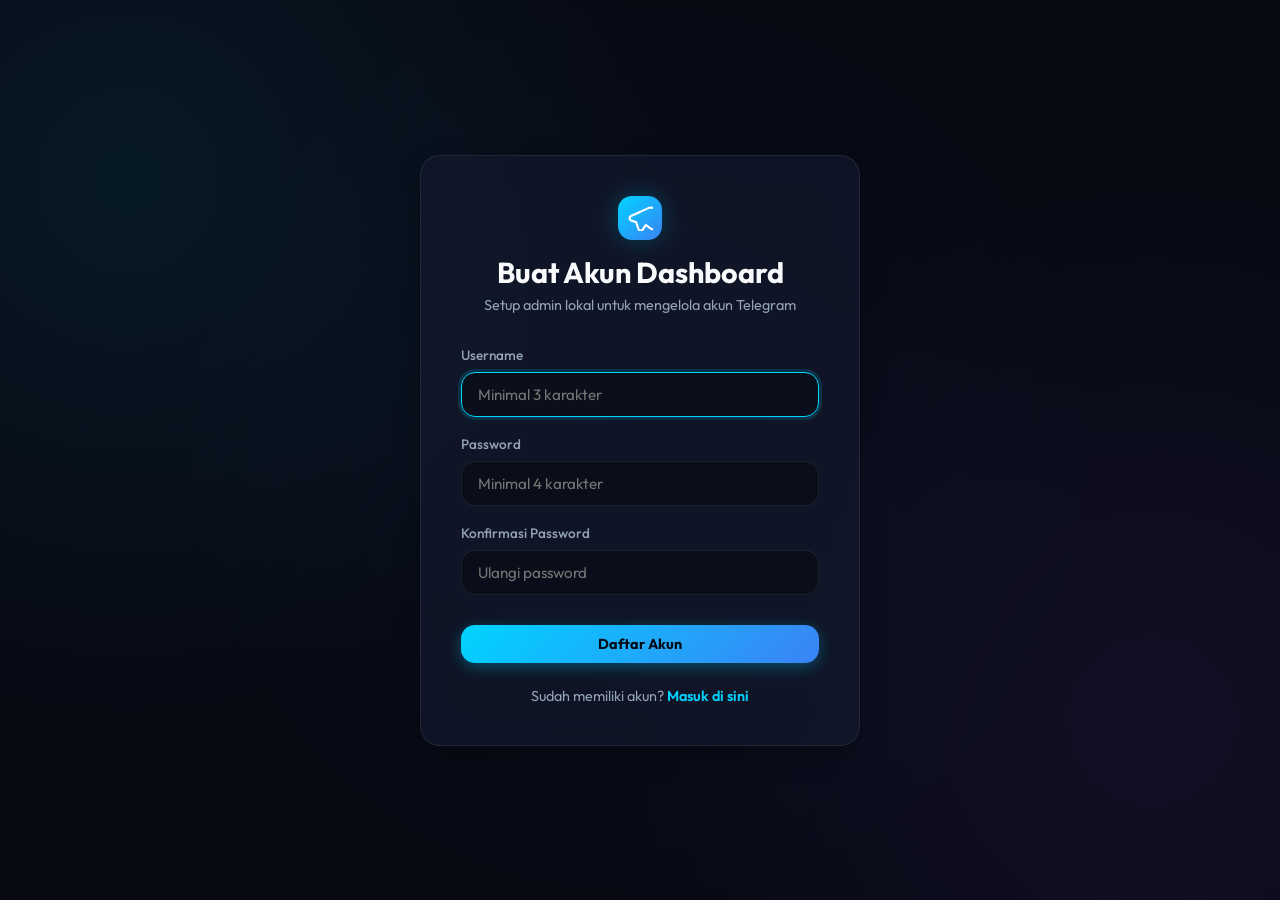
<file: templates/register.html>
<!DOCTYPE html>
<html lang="id">
<head>
  <meta charset="UTF-8">
  <meta name="viewport" content="width=device-width, initial-scale=1.0">
  <title>Daftar - Telegram Multi-Account Manager</title>
  <link rel="stylesheet" href="/static/css/style.css">
</head>
<body>
  <div class="auth-wrapper">
    <div class="glass-panel auth-card">
      <div class="auth-header">
        <div class="brand-icon" style="margin: 0 auto;">
          <svg viewBox="0 0 24 24" fill="none" stroke="currentColor" stroke-width="2">
            <path d="M21.198 2.433a2.242 2.242 0 0 0-1.022.215l-16.5 7.5a2.25 2.25 0 0 0 .126 4.143l4.63 1.543 2.11 6.33a2.25 2.25 0 0 0 4.092.384l2.76-4.14 4.542 3.407a2.25 2.25 0 0 0 3.564-1.503l3-15a2.25 2.25 0 0 0-2.302-2.579z"/>
          </svg>
        </div>
        <h2>Buat Akun Dashboard</h2>
        <p style="color: var(--text-secondary); font-size: 0.9rem;">Setup admin lokal untuk mengelola akun Telegram</p>
      </div>

      <form id="register-form">
        <div class="form-group">
          <label class="form-label" for="username">Username</label>
          <input type="text" id="username" class="form-input" placeholder="Minimal 3 karakter" required autofocus minlength="3">
        </div>

        <div class="form-group">
          <label class="form-label" for="password">Password</label>
          <input type="password" id="password" class="form-input" placeholder="Minimal 4 karakter" required minlength="4">
        </div>

        <div class="form-group">
          <label class="form-label" for="confirm_password">Konfirmasi Password</label>
          <input type="password" id="confirm_password" class="form-input" placeholder="Ulangi password" required minlength="4">
        </div>

        <button type="submit" class="btn btn-primary" style="width: 100%; margin-top: 12px;" id="register-btn">
          <span>Daftar Akun</span>
        </button>
      </form>

      <div class="auth-footer">
        Sudah memiliki akun? <a href="/login">Masuk di sini</a>
      </div>
    </div>
  </div>

  <div id="toast-container"></div>
  <script src="/static/js/app.js"></script>
  <script>
    document.getElementById('register-form').addEventListener('submit', async (e) => {
      e.preventDefault();
      const username = document.getElementById('username').value.trim();
      const password = document.getElementById('password').value;
      const confirm_pw = document.getElementById('confirm_password').value;

      if (password !== confirm_pw) {
        showToast('Password dan konfirmasi tidak cocok', 'error');
        return;
      }

      const btn = document.getElementById('register-btn');
      btn.disabled = true;
      btn.innerHTML = '<div class="spinner"></div>';

      try {
        const res = await fetch('/api/auth/register', {
          method: 'POST',
          headers: {'Content-Type': 'application/json'},
          body: JSON.stringify({username, password})
        });
        const data = await res.json();
        if (res.ok) {
          localStorage.setItem('token', data.access_token);
          localStorage.setItem('user', JSON.stringify(data.user));
          showToast('Registrasi berhasil!', 'success');
          setTimeout(() => window.location.href = '/', 800);
        } else {
          showToast(data.detail || 'Registrasi gagal', 'error');
        }
      } catch (err) {
        showToast('Koneksi server gagal', 'error');
      } finally {
        btn.disabled = false;
        btn.innerHTML = '<span>Daftar Akun</span>';
      }
    });
  </script>
</body>
</html>
</file>
<file: static/css/style.css>
@import url('https://fonts.googleapis.com/css2?family=Outfit:wght@300;400;500;600;700;800&family=JetBrains+Mono:wght@400;500&display=swap');

:root {
  --bg-primary: #070913;
  --bg-secondary: #0f1322;
  --bg-surface: rgba(18, 24, 43, 0.75);
  --bg-surface-hover: rgba(28, 36, 62, 0.85);
  --border-color: rgba(255, 255, 255, 0.08);
  --border-focus: rgba(0, 212, 255, 0.5);
  
  --accent-cyan: #00d4ff;
  --accent-blue: #3b82f6;
  --accent-purple: #8b5cf6;
  --accent-green: #10b981;
  --accent-rose: #f43f5e;
  --accent-amber: #f59e0b;

  --text-primary: #f8fafc;
  --text-secondary: #94a3b8;
  --text-muted: #64748b;
  
  --radius-sm: 8px;
  --radius-md: 14px;
  --radius-lg: 20px;
  --radius-full: 9999px;

  --shadow-glow: 0 0 25px rgba(0, 212, 255, 0.25);
  --shadow-card: 0 10px 30px -10px rgba(0, 0, 0, 0.5);
  --glass-blur: blur(16px);
  --transition: all 0.25s cubic-bezier(0.4, 0, 0.2, 1);
}

* {
  margin: 0;
  padding: 0;
  box-sizing: border-box;
}

body {
  font-family: 'Outfit', sans-serif;
  background-color: var(--bg-primary);
  color: var(--text-primary);
  min-height: 100vh;
  overflow-x: hidden;
  position: relative;
  background-image: 
    radial-gradient(circle at 10% 20%, rgba(0, 212, 255, 0.08) 0%, transparent 40%),
    radial-gradient(circle at 90% 80%, rgba(139, 92, 246, 0.08) 0%, transparent 40%),
    radial-gradient(circle at 50% 50%, rgba(59, 130, 246, 0.04) 0%, transparent 60%);
}

/* Scrollbar */
::-webkit-scrollbar {
  width: 8px;
  height: 8px;
}
::-webkit-scrollbar-track {
  background: var(--bg-primary);
}
::-webkit-scrollbar-thumb {
  background: rgba(255, 255, 255, 0.15);
  border-radius: var(--radius-full);
}
::-webkit-scrollbar-thumb:hover {
  background: rgba(0, 212, 255, 0.4);
}

/* Container */
.container {
  max-width: 1280px;
  margin: 0 auto;
  padding: 24px;
}

/* Glassmorphic Panel */
.glass-panel {
  background: var(--bg-surface);
  backdrop-filter: var(--glass-blur);
  -webkit-backdrop-filter: var(--glass-blur);
  border: 1px solid var(--border-color);
  border-radius: var(--radius-lg);
  box-shadow: var(--shadow-card);
}

/* Top Navbar */
.navbar {
  display: flex;
  justify-content: space-between;
  align-items: center;
  padding: 16px 28px;
  margin-bottom: 32px;
}

.brand {
  display: flex;
  align-items: center;
  gap: 14px;
  text-decoration: none;
  color: var(--text-primary);
}

.brand-icon {
  width: 44px;
  height: 44px;
  border-radius: var(--radius-md);
  background: linear-gradient(135deg, var(--accent-cyan), var(--accent-blue));
  display: flex;
  align-items: center;
  justify-content: center;
  box-shadow: var(--shadow-glow);
}

.brand-icon svg {
  width: 26px;
  height: 26px;
  color: #fff;
}

.brand-text h1 {
  font-size: 1.25rem;
  font-weight: 700;
  letter-spacing: -0.02em;
  background: linear-gradient(to right, #fff, #94a3b8);
  -webkit-background-clip: text;
  background-clip: text;
  -webkit-text-fill-color: transparent;
}

.brand-text p {
  font-size: 0.75rem;
  color: var(--accent-cyan);
  font-weight: 500;
  text-transform: uppercase;
  letter-spacing: 0.06em;
}

.nav-actions {
  display: flex;
  align-items: center;
  gap: 16px;
}

.user-badge {
  display: flex;
  align-items: center;
  gap: 10px;
  padding: 8px 16px;
  background: rgba(255, 255, 255, 0.04);
  border: 1px solid var(--border-color);
  border-radius: var(--radius-full);
  font-size: 0.875rem;
}

.user-avatar {
  width: 28px;
  height: 28px;
  border-radius: 50%;
  background: linear-gradient(135deg, var(--accent-purple), var(--accent-blue));
  display: flex;
  align-items: center;
  justify-content: center;
  font-weight: 700;
  font-size: 0.75rem;
}

/* Buttons */
.btn {
  display: inline-flex;
  align-items: center;
  justify-content: center;
  gap: 8px;
  padding: 10px 20px;
  border-radius: var(--radius-md);
  font-weight: 600;
  font-size: 0.9rem;
  cursor: pointer;
  border: none;
  outline: none;
  transition: var(--transition);
  text-decoration: none;
  font-family: inherit;
}

.btn-primary {
  background: linear-gradient(135deg, var(--accent-cyan), var(--accent-blue));
  color: #050b14;
  font-weight: 700;
  box-shadow: 0 4px 15px rgba(0, 212, 255, 0.3);
}

.btn-primary:hover {
  transform: translateY(-2px);
  box-shadow: 0 6px 20px rgba(0, 212, 255, 0.45);
}

.btn-secondary {
  background: rgba(255, 255, 255, 0.05);
  color: var(--text-primary);
  border: 1px solid var(--border-color);
}

.btn-secondary:hover {
  background: rgba(255, 255, 255, 0.1);
  border-color: rgba(255, 255, 255, 0.2);
}

.btn-danger {
  background: rgba(244, 63, 94, 0.15);
  color: var(--accent-rose);
  border: 1px solid rgba(244, 63, 94, 0.3);
}

.btn-danger:hover {
  background: var(--accent-rose);
  color: white;
}

.btn-sm {
  padding: 6px 12px;
  font-size: 0.8rem;
  border-radius: var(--radius-sm);
}

/* Alerts / Banners */
.alert-banner {
  display: flex;
  align-items: center;
  justify-content: space-between;
  padding: 16px 20px;
  border-radius: var(--radius-md);
  margin-bottom: 24px;
  background: rgba(245, 158, 11, 0.12);
  border: 1px solid rgba(245, 158, 11, 0.3);
  color: #fde68a;
  font-size: 0.9rem;
}

.alert-banner code {
  background: rgba(0, 0, 0, 0.3);
  padding: 2px 6px;
  border-radius: 4px;
  font-family: 'JetBrains Mono', monospace;
  color: var(--accent-amber);
}

/* Dashboard Grid */
.dashboard-grid {
  display: grid;
  grid-template-columns: 1fr 420px;
  gap: 28px;
}

@media (max-width: 1024px) {
  .dashboard-grid {
    grid-template-columns: 1fr;
  }
}

/* Accounts Section */
.section-header {
  display: flex;
  justify-content: space-between;
  align-items: center;
  margin-bottom: 20px;
}

.section-title {
  font-size: 1.35rem;
  font-weight: 700;
  display: flex;
  align-items: center;
  gap: 10px;
}

.badge-count {
  background: rgba(0, 212, 255, 0.15);
  color: var(--accent-cyan);
  padding: 2px 10px;
  border-radius: var(--radius-full);
  font-size: 0.8rem;
  font-weight: 700;
}

/* Account Cards */
.accounts-grid {
  display: grid;
  grid-template-columns: repeat(auto-fill, minmax(300px, 1fr));
  gap: 18px;
}

.account-card {
  background: var(--bg-surface);
  backdrop-filter: var(--glass-blur);
  border: 1px solid var(--border-color);
  border-radius: var(--radius-md);
  padding: 20px;
  transition: var(--transition);
  position: relative;
  overflow: hidden;
}

.account-card:hover {
  transform: translateY(-3px);
  border-color: rgba(0, 212, 255, 0.3);
  box-shadow: 0 10px 25px -5px rgba(0, 0, 0, 0.5);
}

.account-card-header {
  display: flex;
  align-items: center;
  gap: 14px;
  margin-bottom: 16px;
}

.account-avatar {
  width: 48px;
  height: 48px;
  border-radius: 50%;
  background: linear-gradient(135deg, #2563eb, #7c3aed);
  display: flex;
  align-items: center;
  justify-content: center;
  font-weight: 700;
  font-size: 1.1rem;
  color: white;
  position: relative;
  box-shadow: 0 4px 12px rgba(0,0,0,0.3);
}

.status-dot {
  width: 12px;
  height: 12px;
  border-radius: 50%;
  position: absolute;
  bottom: 0;
  right: 0;
  border: 2px solid var(--bg-secondary);
}

.status-dot.online {
  background-color: var(--accent-green);
  box-shadow: 0 0 8px var(--accent-green);
}

.status-dot.offline {
  background-color: var(--accent-rose);
}

.account-info h3 {
  font-size: 1.05rem;
  font-weight: 600;
  white-space: nowrap;
  overflow: hidden;
  text-overflow: ellipsis;
  max-width: 170px;
}

.account-username {
  font-size: 0.8rem;
  color: var(--accent-cyan);
  font-family: 'JetBrains Mono', monospace;
}

.account-details {
  display: flex;
  flex-direction: column;
  gap: 8px;
  padding: 12px 0;
  border-top: 1px solid var(--border-color);
  border-bottom: 1px solid var(--border-color);
  margin-bottom: 16px;
  font-size: 0.85rem;
}

.detail-row {
  display: flex;
  justify-content: space-between;
  color: var(--text-secondary);
}

.detail-row span:last-child {
  color: var(--text-primary);
  font-weight: 500;
}

.phone-copy-badge {
  display: inline-flex;
  align-items: center;
  gap: 6px;
  cursor: pointer;
  padding: 3px 8px;
  margin: -3px -8px;
  border-radius: var(--radius-sm);
  transition: all 0.2s cubic-bezier(0.16, 1, 0.3, 1);
  color: var(--text-primary);
  font-family: 'JetBrains Mono', 'Fira Code', monospace;
  font-size: 0.82rem;
  letter-spacing: 0.2px;
  user-select: all;
  border: 1px solid transparent;
}

.phone-copy-badge:hover {
  background: rgba(0, 212, 255, 0.12);
  border-color: rgba(0, 212, 255, 0.35);
  color: var(--accent-cyan) !important;
  box-shadow: 0 0 10px rgba(0, 212, 255, 0.2);
}

.phone-copy-badge:hover .phone-copy-icon {
  opacity: 1;
  stroke: var(--accent-cyan);
}

.phone-copy-badge:active {
  transform: scale(0.96);
}

.phone-copy-icon {
  width: 13px;
  height: 13px;
  opacity: 0.55;
  transition: all 0.2s ease;
  flex-shrink: 0;
}

.phone-copied-toast {
  color: var(--accent-green) !important;
  background: rgba(16, 185, 129, 0.15) !important;
  border-color: rgba(16, 185, 129, 0.4) !important;
}

.account-actions {
  display: flex;
  gap: 6px;
  align-items: center;
  justify-content: space-between;
  margin-top: 14px;
  padding-top: 12px;
  border-top: 1px solid var(--border-color);
}

.account-actions .otp-action-btn {
  flex: 1;
  display: inline-flex;
  align-items: center;
  justify-content: center;
  gap: 6px;
  white-space: nowrap;
  font-weight: 600;
  font-size: 0.8rem;
  padding: 6px 10px;
}

/* Empty State */
.empty-state {
  text-align: center;
  padding: 60px 20px;
  color: var(--text-secondary);
}

.empty-state-icon {
  width: 64px;
  height: 64px;
  margin: 0 auto 16px;
  opacity: 0.4;
  color: var(--accent-cyan);
}

.empty-state h3 {
  font-size: 1.2rem;
  color: var(--text-primary);
  margin-bottom: 8px;
}

/* Add Account Panel */
.add-account-panel {
  padding: 24px;
  height: fit-content;
}

.tab-nav {
  display: flex;
  gap: 6px;
  background: rgba(255, 255, 255, 0.04);
  padding: 5px;
  border-radius: var(--radius-md);
  margin-bottom: 24px;
}

.tab-btn {
  flex: 1;
  padding: 10px 8px;
  background: transparent;
  border: none;
  color: var(--text-secondary);
  font-weight: 600;
  font-size: 0.85rem;
  border-radius: var(--radius-sm);
  cursor: pointer;
  transition: var(--transition);
  font-family: inherit;
  display: flex;
  align-items: center;
  justify-content: center;
  gap: 6px;
}

.tab-btn.active {
  background: var(--bg-surface-hover);
  color: var(--accent-cyan);
  box-shadow: 0 4px 12px rgba(0, 0, 0, 0.3);
}

.tab-content {
  display: none;
}

.tab-content.active {
  display: block;
  animation: fadeIn 0.3s ease-in-out;
}

@keyframes fadeIn {
  from { opacity: 0; transform: translateY(6px); }
  to { opacity: 1; transform: translateY(0); }
}

/* Forms */
.form-group {
  margin-bottom: 18px;
}

.form-label {
  display: block;
  font-size: 0.85rem;
  font-weight: 500;
  color: var(--text-secondary);
  margin-bottom: 8px;
}

.form-input, .form-textarea {
  width: 100%;
  padding: 12px 16px;
  background: rgba(10, 14, 26, 0.8);
  border: 1px solid var(--border-color);
  border-radius: var(--radius-md);
  color: var(--text-primary);
  font-family: inherit;
  font-size: 0.95rem;
  transition: var(--transition);
}

.form-input:focus, .form-textarea:focus {
  outline: none;
  border-color: var(--accent-cyan);
  box-shadow: 0 0 0 3px rgba(0, 212, 255, 0.15);
}

.form-textarea {
  min-height: 120px;
  resize: vertical;
  font-family: 'JetBrains Mono', monospace;
  font-size: 0.85rem;
}

.form-help {
  font-size: 0.75rem;
  color: var(--text-muted);
  margin-top: 6px;
}

/* QR Code Box */
.qr-container {
  display: flex;
  flex-direction: column;
  align-items: center;
  text-align: center;
  padding: 16px 0;
}

.qr-box {
  background: #ffffff;
  padding: 16px;
  border-radius: var(--radius-lg);
  border: 4px solid rgba(0, 212, 255, 0.4);
  box-shadow: 0 0 35px rgba(0, 212, 255, 0.25), 0 10px 30px rgba(0, 0, 0, 0.5);
  position: relative;
  width: 270px;
  height: 270px;
  display: flex;
  align-items: center;
  justify-content: center;
  margin-bottom: 20px;
  overflow: hidden;
  transition: transform 0.2s ease, box-shadow 0.2s ease;
}

.qr-box:hover {
  transform: scale(1.02);
  box-shadow: 0 0 45px rgba(0, 212, 255, 0.35), 0 12px 35px rgba(0, 0, 0, 0.6);
}

.qr-image {
  width: 100%;
  height: 100%;
  object-fit: contain;
  border-radius: var(--radius-sm);
  image-rendering: -webkit-optimize-contrast;
  image-rendering: crisp-edges;
}

.qr-box-expired-overlay {
  position: absolute;
  inset: 0;
  background: rgba(15, 23, 42, 0.88);
  backdrop-filter: blur(4px);
  display: flex;
  flex-direction: column;
  align-items: center;
  justify-content: center;
  gap: 10px;
  padding: 16px;
  cursor: pointer;
  z-index: 10;
}

.qr-box-expired-overlay span {
  color: #f1f5f9;
  font-weight: 600;
  font-size: 0.95rem;
}

.qr-countdown {
  font-family: 'JetBrains Mono', monospace;
  font-size: 0.9rem;
  color: var(--accent-cyan);
  margin-bottom: 12px;
}

/* Wizard step visual */
.step-indicator {
  display: flex;
  justify-content: center;
  gap: 8px;
  margin-bottom: 20px;
}

.step-dot {
  width: 10px;
  height: 10px;
  border-radius: 50%;
  background: rgba(255, 255, 255, 0.15);
  transition: var(--transition);
}

.step-dot.active {
  background: var(--accent-cyan);
  box-shadow: 0 0 8px var(--accent-cyan);
}

/* Bulk Progress Box */
.bulk-status-box {
  margin-top: 18px;
  max-height: 220px;
  overflow-y: auto;
  display: flex;
  flex-direction: column;
  gap: 8px;
}

.bulk-item {
  display: flex;
  align-items: center;
  justify-content: space-between;
  padding: 10px 14px;
  background: rgba(255, 255, 255, 0.03);
  border-radius: var(--radius-sm);
  font-size: 0.85rem;
}

.bulk-item-phone {
  font-family: 'JetBrains Mono', monospace;
}

.badge-status {
  padding: 3px 8px;
  border-radius: var(--radius-full);
  font-size: 0.75rem;
  font-weight: 600;
}

.badge-status.success {
  background: rgba(16, 185, 129, 0.15);
  color: var(--accent-green);
}

.badge-status.waiting {
  background: rgba(0, 212, 255, 0.15);
  color: var(--accent-cyan);
}

.badge-status.error {
  background: rgba(244, 63, 94, 0.15);
  color: var(--accent-rose);
}

/* Auth Cards (Login & Register pages) */
.auth-wrapper {
  min-height: 100vh;
  display: flex;
  align-items: center;
  justify-content: center;
  padding: 24px;
}

.auth-card {
  width: 100%;
  max-width: 440px;
  padding: 40px;
}

.auth-header {
  text-align: center;
  margin-bottom: 32px;
}

.auth-header h2 {
  font-size: 1.8rem;
  font-weight: 700;
  margin-top: 14px;
  margin-bottom: 6px;
}

.auth-footer {
  text-align: center;
  margin-top: 24px;
  font-size: 0.9rem;
  color: var(--text-secondary);
}

.auth-footer a {
  color: var(--accent-cyan);
  text-decoration: none;
  font-weight: 600;
}

.auth-footer a:hover {
  text-decoration: underline;
}

/* Toasts */
#toast-container {
  position: fixed;
  bottom: 24px;
  right: 24px;
  display: flex;
  flex-direction: column;
  gap: 10px;
  z-index: 9999;
}

.toast {
  padding: 14px 20px;
  border-radius: var(--radius-md);
  background: rgba(15, 23, 42, 0.95);
  backdrop-filter: var(--glass-blur);
  border: 1px solid var(--border-color);
  color: var(--text-primary);
  box-shadow: 0 10px 25px rgba(0, 0, 0, 0.5);
  display: flex;
  align-items: center;
  gap: 12px;
  font-size: 0.9rem;
  animation: slideIn 0.3s ease-out;
  min-width: 280px;
  max-width: 420px;
}

.toast.success {
  border-left: 4px solid var(--accent-green);
}
.toast.error {
  border-left: 4px solid var(--accent-rose);
}
.toast.info {
  border-left: 4px solid var(--accent-cyan);
}

@keyframes slideIn {
  from { transform: translateX(100%); opacity: 0; }
  to { transform: translateX(0); opacity: 1; }
}

/* Spinner */
.spinner {
  width: 20px;
  height: 20px;
  border: 2px solid rgba(255, 255, 255, 0.2);
  border-top-color: currentColor;
  border-radius: 50%;
  animation: spin 0.8s linear infinite;
  display: inline-block;
}

@keyframes spin {
  to { transform: rotate(360deg); }
}

/* Search & Filter Bar */
.accounts-filter-bar {
  display: flex;
  gap: 10px;
  margin-bottom: 16px;
  flex-wrap: wrap;
  align-items: center;
}

.search-box {
  position: relative;
  flex: 1;
  min-width: 200px;
  display: flex;
  align-items: center;
}

.search-icon {
  position: absolute;
  left: 12px;
  color: var(--text-muted);
  pointer-events: none;
}

.search-input {
  width: 100%;
  padding: 8px 32px 8px 36px;
  background: rgba(0, 0, 0, 0.25);
  border: 1px solid var(--border-color);
  border-radius: var(--radius-sm);
  color: var(--text-primary);
  font-family: inherit;
  font-size: 0.85rem;
  transition: var(--transition);
}

.search-input:focus {
  outline: none;
  border-color: var(--accent-cyan);
  box-shadow: 0 0 10px rgba(0, 212, 255, 0.2);
}

.search-clear-btn {
  position: absolute;
  right: 10px;
  background: none;
  border: none;
  color: var(--text-muted);
  font-size: 1.1rem;
  cursor: pointer;
  padding: 0 4px;
}

.search-clear-btn:hover {
  color: var(--text-primary);
}

.filter-controls {
  display: flex;
  gap: 8px;
  align-items: center;
}

.filter-select {
  padding: 8px 12px;
  background: rgba(0, 0, 0, 0.25);
  border: 1px solid var(--border-color);
  border-radius: var(--radius-sm);
  color: var(--text-primary);
  font-family: inherit;
  font-size: 0.82rem;
  cursor: pointer;
  outline: none;
  transition: var(--transition);
}

.filter-select:focus {
  border-color: var(--accent-cyan);
}

.filter-select option {
  background: var(--bg-secondary);
  color: var(--text-primary);
}

/* ID Filter Input Box */
.id-filter-wrapper {
  position: relative;
  display: flex;
  align-items: center;
  min-width: 130px;
}

.id-filter-prefix {
  position: absolute;
  left: 10px;
  font-family: 'JetBrains Mono', monospace;
  font-size: 0.72rem;
  font-weight: 700;
  color: var(--accent-cyan);
  pointer-events: none;
}

.filter-input-id {
  width: 100%;
  padding: 8px 24px 8px 36px;
  background: rgba(0, 0, 0, 0.25);
  border: 1px solid var(--border-color);
  border-radius: var(--radius-sm);
  color: var(--text-primary);
  font-family: 'JetBrains Mono', monospace;
  font-size: 0.82rem;
  outline: none;
  transition: var(--transition);
}

.filter-input-id:focus {
  border-color: var(--accent-cyan);
  box-shadow: 0 0 10px rgba(0, 212, 255, 0.2);
}

.id-filter-clear-btn {
  position: absolute;
  right: 8px;
  background: none;
  border: none;
  color: var(--text-muted);
  cursor: pointer;
  font-size: 1rem;
  padding: 0 2px;
  line-height: 1;
}

.id-filter-clear-btn:hover {
  color: var(--accent-rose);
}

/* Account ID Badge on Card Header */
.account-id-badge {
  margin-left: auto;
  font-family: 'JetBrains Mono', monospace;
  font-size: 0.75rem;
  font-weight: 700;
  padding: 3px 8px;
  border-radius: 6px;
  background: rgba(0, 212, 255, 0.1);
  color: var(--accent-cyan);
  border: 1px solid rgba(0, 212, 255, 0.25);
  cursor: pointer;
  transition: all 0.2s ease;
  white-space: nowrap;
}

.account-id-badge:hover {
  background: var(--accent-cyan);
  color: #0b0f19;
  border-color: var(--accent-cyan);
  transform: translateY(-1px);
  box-shadow: 0 2px 8px rgba(0, 212, 255, 0.3);
}

/* Pagination Bar */
.pagination-bar {
  display: flex;
  justify-content: space-between;
  align-items: center;
  padding: 12px 16px;
  margin-top: 16px;
  background: rgba(0, 0, 0, 0.2);
  border: 1px solid var(--border-color);
  border-radius: var(--radius-sm);
  font-size: 0.82rem;
}

.pagination-btn {
  min-width: 80px;
}

.pagination-btn:disabled {
  opacity: 0.4;
  cursor: not-allowed;
  pointer-events: none;
}

.pagination-info {
  color: var(--text-secondary);
}

.pagination-info span {
  color: var(--text-primary);
  font-weight: 600;
}

.pagination-total {
  margin-left: 6px;
  color: var(--text-muted);
  font-size: 0.78rem;
}

/* Quick Select Pills */
.btn-pill {
  padding: 3px 10px;
  background: rgba(255, 255, 255, 0.05);
  border: 1px solid var(--border-color);
  border-radius: var(--radius-full);
  color: var(--text-secondary);
  font-size: 0.75rem;
  cursor: pointer;
  transition: var(--transition);
}

.btn-pill:hover {
  background: rgba(0, 212, 255, 0.15);
  border-color: var(--accent-cyan);
  color: var(--accent-cyan);
}

/* ==========================================================================
   LUXURY DASHBOARD & RESPONSIVE SIDEBAR DRAWER STYLES
   ========================================================================== */

body.luxury-dashboard {
  background-color: #050711;
  background-image: 
    radial-gradient(circle at 0% 0%, rgba(0, 212, 255, 0.09) 0%, transparent 45%),
    radial-gradient(circle at 100% 100%, rgba(139, 92, 246, 0.09) 0%, transparent 45%),
    radial-gradient(circle at 50% 30%, rgba(59, 130, 246, 0.04) 0%, transparent 60%);
  min-height: 100vh;
  color: var(--text-primary);
}

.app-layout {
  display: flex;
  min-height: 100vh;
  position: relative;
}

/* --- Backdrop Overlay for Mobile Drawer --- */
.sidebar-overlay {
  position: fixed;
  inset: 0;
  background: rgba(0, 0, 0, 0.7);
  backdrop-filter: blur(6px);
  -webkit-backdrop-filter: blur(6px);
  z-index: 998;
  opacity: 0;
  pointer-events: none;
  transition: opacity 0.3s cubic-bezier(0.16, 1, 0.3, 1);
}

.sidebar-overlay.active {
  opacity: 1;
  pointer-events: auto;
}

/* --- Luxury Sidebar Navigation --- */
.app-sidebar {
  width: 280px;
  min-width: 280px;
  background: rgba(10, 14, 28, 0.88);
  backdrop-filter: blur(28px) saturate(190%);
  -webkit-backdrop-filter: blur(28px) saturate(190%);
  border-right: 1px solid rgba(255, 255, 255, 0.08);
  display: flex;
  flex-direction: column;
  height: 100vh;
  position: sticky;
  top: 0;
  z-index: 999;
  transition: transform 0.35s cubic-bezier(0.16, 1, 0.3, 1);
}

.sidebar-header {
  padding: 20px 20px 16px;
  display: flex;
  align-items: center;
  justify-content: space-between;
  border-bottom: 1px solid rgba(255, 255, 255, 0.06);
}

.brand-link {
  display: flex;
  align-items: center;
  gap: 12px;
  text-decoration: none;
  color: var(--text-primary);
}

.brand-icon-lux {
  width: 40px;
  height: 40px;
  border-radius: 12px;
  background: linear-gradient(135deg, var(--accent-cyan), var(--accent-blue));
  display: flex;
  align-items: center;
  justify-content: center;
  box-shadow: 0 0 20px rgba(0, 212, 255, 0.4);
  flex-shrink: 0;
}

.brand-icon-lux svg {
  width: 22px;
  height: 22px;
  color: #fff;
}

.brand-info {
  display: flex;
  flex-direction: column;
}

.brand-name {
  font-size: 1.1rem;
  font-weight: 700;
  letter-spacing: -0.02em;
  background: linear-gradient(to right, #fff, #94a3b8);
  -webkit-background-clip: text;
  background-clip: text;
  -webkit-text-fill-color: transparent;
}

.brand-badge-lux {
  font-size: 0.62rem;
  font-weight: 800;
  letter-spacing: 1.2px;
  background: linear-gradient(90deg, rgba(0, 212, 255, 0.2), rgba(139, 92, 246, 0.2));
  color: var(--accent-cyan);
  border: 1px solid rgba(0, 212, 255, 0.3);
  padding: 2px 6px;
  border-radius: 4px;
  width: fit-content;
  margin-top: 2px;
}

.sidebar-close-btn {
  display: none;
  background: none;
  border: none;
  color: var(--text-secondary);
  cursor: pointer;
  padding: 6px;
  border-radius: 6px;
}

.sidebar-close-btn:hover {
  color: var(--text-primary);
  background: rgba(255, 255, 255, 0.08);
}

/* Sidebar Nav Items */
.sidebar-nav {
  flex: 1;
  overflow-y: auto;
  padding: 14px 12px;
  display: flex;
  flex-direction: column;
  gap: 3px;
}

.nav-section-label {
  font-size: 0.68rem;
  font-weight: 700;
  letter-spacing: 1.2px;
  color: var(--text-muted);
  padding: 14px 12px 6px;
  text-transform: uppercase;
}

.nav-item {
  width: 100%;
  display: flex;
  align-items: center;
  gap: 12px;
  padding: 10px 14px;
  border-radius: var(--radius-sm);
  background: transparent;
  border: 1px solid transparent;
  color: var(--text-secondary);
  cursor: pointer;
  font-family: inherit;
  font-size: 0.88rem;
  text-align: left;
  transition: all 0.2s cubic-bezier(0.16, 1, 0.3, 1);
}

.nav-item:hover {
  background: rgba(255, 255, 255, 0.05);
  color: var(--text-primary);
  border-color: rgba(255, 255, 255, 0.08);
  transform: translateX(3px);
}

.nav-item.active {
  background: linear-gradient(90deg, rgba(0, 212, 255, 0.16), rgba(59, 130, 246, 0.08));
  border-color: rgba(0, 212, 255, 0.35);
  color: #fff;
  font-weight: 600;
  box-shadow: 0 0 20px rgba(0, 212, 255, 0.15);
}

.nav-item.active .nav-icon {
  color: var(--accent-cyan);
  filter: drop-shadow(0 0 6px rgba(0, 212, 255, 0.6));
}

.nav-icon {
  width: 18px;
  height: 18px;
  flex-shrink: 0;
  color: var(--text-secondary);
  transition: var(--transition);
}

.nav-text {
  flex: 1;
  white-space: nowrap;
  overflow: hidden;
  text-overflow: ellipsis;
}

.nav-badge {
  font-size: 0.72rem;
  font-weight: 700;
  padding: 2px 8px;
  border-radius: 9999px;
  background: rgba(0, 212, 255, 0.2);
  color: var(--accent-cyan);
  border: 1px solid rgba(0, 212, 255, 0.3);
}

/* Sidebar Footer */
.sidebar-footer {
  padding: 16px;
  border-top: 1px solid rgba(255, 255, 255, 0.06);
}

.user-profile-lux {
  display: flex;
  align-items: center;
  gap: 10px;
  background: rgba(255, 255, 255, 0.03);
  padding: 8px 12px;
  border-radius: var(--radius-md);
  border: 1px solid rgba(255, 255, 255, 0.07);
}

.user-avatar-lux {
  width: 34px;
  height: 34px;
  border-radius: 50%;
  background: linear-gradient(135deg, var(--accent-purple), var(--accent-cyan));
  display: flex;
  align-items: center;
  justify-content: center;
  font-weight: 700;
  font-size: 0.85rem;
  box-shadow: 0 0 12px rgba(139, 92, 246, 0.3);
  flex-shrink: 0;
}

.user-meta-lux {
  flex: 1;
  display: flex;
  flex-direction: column;
  overflow: hidden;
}

.user-name-lux {
  font-size: 0.85rem;
  font-weight: 600;
  color: var(--text-primary);
  white-space: nowrap;
  overflow: hidden;
  text-overflow: ellipsis;
}

.user-badge-online {
  font-size: 0.68rem;
  color: var(--accent-green);
  font-weight: 500;
}

.logout-btn-lux {
  background: transparent;
  border: none;
  color: var(--text-muted);
  cursor: pointer;
  padding: 6px;
  border-radius: 6px;
  transition: var(--transition);
}

.logout-btn-lux:hover {
  color: var(--accent-rose);
  background: rgba(244, 63, 94, 0.12);
}

/* --- Main Workspace Layout --- */
.app-main {
  flex: 1;
  min-height: 100vh;
  display: flex;
  flex-direction: column;
  overflow-x: hidden;
  background: transparent;
}

/* Top Bar */
.app-topbar {
  height: 68px;
  display: flex;
  align-items: center;
  justify-content: space-between;
  padding: 0 32px;
  border-bottom: 1px solid rgba(255, 255, 255, 0.06);
  background: rgba(6, 8, 19, 0.75);
  backdrop-filter: blur(20px);
  -webkit-backdrop-filter: blur(20px);
  position: sticky;
  top: 0;
  z-index: 100;
}

.topbar-left {
  display: flex;
  align-items: center;
  gap: 16px;
}

.hamburger-btn {
  display: none;
  background: rgba(255, 255, 255, 0.04);
  border: 1px solid var(--border-color);
  color: var(--text-primary);
  padding: 8px;
  border-radius: var(--radius-sm);
  cursor: pointer;
  transition: var(--transition);
}

.hamburger-btn:hover {
  background: rgba(255, 255, 255, 0.1);
  border-color: var(--accent-cyan);
}

.topbar-breadcrumbs {
  display: flex;
  align-items: center;
  gap: 8px;
  font-size: 0.9rem;
}

.bc-root {
  color: var(--text-muted);
  font-weight: 500;
}

.bc-sep {
  color: rgba(255, 255, 255, 0.2);
}

.bc-current {
  color: var(--text-primary);
  font-weight: 600;
}

.topbar-right {
  display: flex;
  align-items: center;
  gap: 12px;
}

.gateway-indicator {
  display: flex;
  align-items: center;
  gap: 8px;
  font-size: 0.78rem;
  padding: 5px 12px;
  border-radius: 9999px;
  background: rgba(16, 185, 129, 0.1);
  border: 1px solid rgba(16, 185, 129, 0.25);
  color: var(--accent-green);
}

.pulse-dot {
  width: 7px;
  height: 7px;
  border-radius: 50%;
  background: var(--accent-green);
  box-shadow: 0 0 10px var(--accent-green);
  animation: pulseDot 2s infinite;
}

@keyframes pulseDot {
  0% { transform: scale(0.95); box-shadow: 0 0 0 0 rgba(16, 185, 129, 0.7); }
  70% { transform: scale(1); box-shadow: 0 0 0 6px rgba(16, 185, 129, 0); }
  100% { transform: scale(0.95); box-shadow: 0 0 0 0 rgba(16, 185, 129, 0); }
}

.alert-banner-lux {
  background: rgba(245, 158, 11, 0.1);
  border-left: 4px solid var(--accent-amber);
  padding: 12px 24px;
  margin: 16px 32px 0;
  border-radius: var(--radius-sm);
  color: #fde68a;
  font-size: 0.88rem;
}

/* --- Viewport & View Panels --- */
.app-viewport {
  flex: 1;
  padding: 32px;
  max-width: 1440px;
  width: 100%;
  margin: 0 auto;
}

.view-panel {
  display: none;
  animation: fadeInView 0.3s cubic-bezier(0.16, 1, 0.3, 1);
}

.view-panel.active {
  display: block;
}

@keyframes fadeInView {
  from { opacity: 0; transform: translateY(8px); }
  to { opacity: 1; transform: translateY(0); }
}

.view-header-lux {
  display: flex;
  justify-content: space-between;
  align-items: flex-start;
  margin-bottom: 24px;
  flex-wrap: wrap;
  gap: 16px;
}

.view-heading {
  font-size: 1.6rem;
  font-weight: 700;
  letter-spacing: -0.02em;
  background: linear-gradient(to right, #fff, #94a3b8);
  -webkit-background-clip: text;
  background-clip: text;
  -webkit-text-fill-color: transparent;
}

.view-subheading {
  font-size: 0.88rem;
  color: var(--text-secondary);
  margin-top: 4px;
}

.view-actions-lux {
  display: flex;
  align-items: center;
  gap: 8px;
  flex-wrap: wrap;
}

.badge-count-lux {
  font-size: 0.78rem;
  font-weight: 600;
  padding: 6px 14px;
  background: rgba(0, 212, 255, 0.12);
  border: 1px solid rgba(0, 212, 255, 0.25);
  border-radius: 9999px;
  color: var(--accent-cyan);
}

/* --- Luxury Tool Cards (Studio Views) --- */
.tool-card-lux {
  max-width: 780px;
  margin: 0 auto;
  padding: 32px;
  background: var(--bg-surface);
  border: 1px solid var(--border-color);
  border-radius: var(--radius-lg);
  box-shadow: 0 20px 40px -15px rgba(0, 0, 0, 0.6);
  position: relative;
  overflow: hidden;
}

.tool-card-lux::before {
  content: '';
  position: absolute;
  top: 0;
  left: 0;
  right: 0;
  height: 2px;
  background: linear-gradient(90deg, transparent, var(--accent-cyan), var(--accent-purple), transparent);
}

.tool-header-lux {
  display: flex;
  align-items: center;
  gap: 18px;
  margin-bottom: 28px;
  padding-bottom: 20px;
  border-bottom: 1px solid rgba(255, 255, 255, 0.07);
}

.tool-icon-circle {
  width: 52px;
  height: 52px;
  border-radius: 16px;
  background: linear-gradient(135deg, var(--accent-cyan), var(--accent-blue));
  display: flex;
  align-items: center;
  justify-content: center;
  font-size: 1.5rem;
  box-shadow: 0 0 24px rgba(0, 212, 255, 0.35);
  flex-shrink: 0;
}

.tool-title {
  font-size: 1.25rem;
  font-weight: 700;
  color: #fff;
  letter-spacing: -0.01em;
}

.tool-subtitle {
  font-size: 0.85rem;
  color: var(--text-secondary);
  margin-top: 3px;
}

.tool-body-lux {
  display: flex;
  flex-direction: column;
  gap: 18px;
}

/* --- Responsive Media Queries (Mobile First & Tablet) --- */
@media (max-width: 992px) {
  .app-sidebar {
    position: fixed;
    left: 0;
    top: 0;
    height: 100vh;
    transform: translateX(-100%);
    box-shadow: 0 0 40px rgba(0, 0, 0, 0.8);
  }

  .app-sidebar.sidebar-open {
    transform: translateX(0);
  }

  .sidebar-close-btn {
    display: block;
  }

  .hamburger-btn {
    display: flex;
  }

  .app-topbar {
    padding: 0 18px;
  }

  .app-viewport {
    padding: 20px 16px;
  }

  .alert-banner-lux {
    margin: 12px 16px 0;
  }

  .view-heading {
    font-size: 1.35rem;
  }

  .tool-card-lux {
    padding: 20px 16px;
  }

  .btn-text-desktop {
    display: none;
  }
}

@media (max-width: 600px) {
  .accounts-filter-bar {
    flex-direction: column;
    align-items: stretch;
  }

  .filter-controls {
    width: 100%;
    justify-content: space-between;
  }

  .filter-select {
    flex: 1;
  }

  .tool-header-lux {
    flex-direction: column;
    text-align: center;
    gap: 12px;
  }
}

/* ==========================================================================
   MODAL & TELEGRAM OTP VIEWER
   ========================================================================== */

.modal-overlay {
  position: fixed;
  inset: 0;
  background: rgba(7, 11, 20, 0.85);
  backdrop-filter: blur(8px);
  -webkit-backdrop-filter: blur(8px);
  z-index: 9999;
  display: flex;
  align-items: center;
  justify-content: center;
  padding: 16px;
  animation: fadeInModal 0.2s ease-out;
}

@keyframes fadeInModal {
  from { opacity: 0; transform: scale(0.97); }
  to { opacity: 1; transform: scale(1); }
}

.modal-card {
  width: 100%;
  max-width: 520px;
  background: var(--bg-card);
  border: 1px solid rgba(0, 212, 255, 0.35);
  border-radius: 20px;
  box-shadow: 0 25px 60px rgba(0, 0, 0, 0.7), 0 0 35px rgba(0, 212, 255, 0.15);
  overflow: hidden;
  display: flex;
  flex-direction: column;
}

.modal-header {
  display: flex;
  align-items: center;
  justify-content: space-between;
  padding: 18px 24px;
  border-bottom: 1px solid var(--border-color);
  background: rgba(255, 255, 255, 0.02);
}

.modal-title-wrap {
  display: flex;
  align-items: center;
  gap: 12px;
}

.modal-icon-badge {
  width: 42px;
  height: 42px;
  border-radius: 12px;
  background: rgba(0, 212, 255, 0.15);
  border: 1px solid rgba(0, 212, 255, 0.3);
  display: flex;
  align-items: center;
  justify-content: center;
  font-size: 1.25rem;
}

.modal-title {
  font-size: 1.15rem;
  font-weight: 700;
  color: var(--text-primary);
  margin: 0;
}

.modal-subtitle {
  font-size: 0.82rem;
  color: var(--text-muted);
  margin: 2px 0 0;
  font-family: 'JetBrains Mono', monospace;
}

.modal-close-btn {
  background: none;
  border: none;
  color: var(--text-muted);
  font-size: 1.6rem;
  line-height: 1;
  cursor: pointer;
  padding: 4px 8px;
  border-radius: 8px;
  transition: all 0.2s ease;
}

.modal-close-btn:hover {
  color: var(--accent-rose);
  background: rgba(244, 63, 94, 0.1);
}

.modal-body {
  padding: 20px 24px;
  display: flex;
  flex-direction: column;
  gap: 16px;
  max-height: 80vh;
  overflow-y: auto;
}

/* Big OTP Display Box */
.otp-display-card {
  background: linear-gradient(145deg, rgba(0, 212, 255, 0.08), rgba(124, 58, 237, 0.06));
  border: 2px solid rgba(0, 212, 255, 0.4);
  border-radius: 16px;
  padding: 22px 18px;
  text-align: center;
  position: relative;
  box-shadow: inset 0 0 25px rgba(0, 212, 255, 0.05);
}

.otp-status-label {
  font-size: 0.72rem;
  font-weight: 700;
  letter-spacing: 1.5px;
  color: var(--accent-cyan);
  margin-bottom: 8px;
}

.otp-code-wrap {
  display: flex;
  align-items: center;
  justify-content: center;
  gap: 14px;
  flex-wrap: wrap;
}

.otp-code-value {
  font-family: 'JetBrains Mono', monospace;
  font-size: 2.8rem;
  font-weight: 800;
  letter-spacing: 8px;
  color: #00f2fe;
  text-shadow: 0 0 25px rgba(0, 242, 254, 0.6);
  user-select: all;
}

.copy-otp-btn {
  padding: 8px 14px;
  font-weight: 600;
  font-size: 0.85rem;
  border-radius: 10px;
  display: inline-flex;
  align-items: center;
  gap: 6px;
  transition: transform 0.2s ease;
}

.copy-otp-btn:hover {
  transform: translateY(-2px);
}

.otp-time-badge {
  font-size: 0.8rem;
  color: var(--text-muted);
  margin-top: 10px;
}

/* 2FA Card inside OTP Modal */
.otp-2fa-card {
  background: rgba(15, 23, 42, 0.6);
  border: 1px solid rgba(255, 255, 255, 0.1);
  border-radius: 12px;
  padding: 14px 16px;
  display: flex;
  flex-direction: column;
  gap: 10px;
}

.otp-2fa-header {
  display: flex;
  align-items: center;
  justify-content: space-between;
  border-bottom: 1px solid rgba(255, 255, 255, 0.06);
  padding-bottom: 8px;
}

.otp-2fa-title {
  font-size: 0.72rem;
  font-weight: 700;
  letter-spacing: 1.2px;
  color: var(--accent-cyan);
}

.btn-check-2fa-inline {
  background: rgba(255, 255, 255, 0.06);
  border: 1px solid rgba(255, 255, 255, 0.12);
  color: var(--text-secondary);
  padding: 3px 8px;
  font-size: 0.72rem;
  border-radius: 6px;
  cursor: pointer;
  transition: all 0.2s ease;
}

.btn-check-2fa-inline:hover {
  background: rgba(0, 212, 255, 0.15);
  border-color: rgba(0, 212, 255, 0.4);
  color: #fff;
}

.btn-xs-reset {
  background: rgba(244, 63, 94, 0.15);
  border: 1px solid rgba(244, 63, 94, 0.35);
  color: #ff6b81;
  padding: 1px 7px;
  font-size: 0.68rem;
  font-weight: 600;
  border-radius: 4px;
  cursor: pointer;
  transition: all 0.2s ease;
  line-height: 1.2;
}

.btn-xs-reset:hover {
  background: rgba(244, 63, 94, 0.35);
  border-color: #ff6b81;
  color: #fff;
}

.otp-2fa-badge-box {
  display: flex;
  align-items: center;
  justify-content: space-between;
  gap: 10px;
  flex-wrap: wrap;
}

.otp-2fa-subtext {
  font-size: 0.78rem;
  color: var(--text-muted);
  line-height: 1.4;
}

/* Action Bar & Auto-Refresh */
.otp-action-bar {
  display: flex;
  align-items: center;
  justify-content: space-between;
  gap: 12px;
}

.auto-refresh-toggle {
  display: inline-flex;
  align-items: center;
  gap: 8px;
  cursor: pointer;
  user-select: none;
  font-size: 0.82rem;
  color: var(--text-secondary);
}

.auto-refresh-toggle input {
  display: none;
}

.toggle-slider {
  width: 36px;
  height: 20px;
  background: rgba(255, 255, 255, 0.15);
  border-radius: 20px;
  position: relative;
  transition: background 0.3s;
}

.toggle-slider::before {
  content: '';
  position: absolute;
  width: 14px;
  height: 14px;
  border-radius: 50%;
  top: 3px;
  left: 3px;
  background: white;
  transition: transform 0.3s;
}

.auto-refresh-toggle input:checked + .toggle-slider {
  background: var(--accent-cyan);
}

.auto-refresh-toggle input:checked + .toggle-slider::before {
  transform: translateX(16px);
  background: #0b0f19;
}

.otp-instruction-banner {
  background: rgba(245, 158, 11, 0.08);
  border: 1px solid rgba(245, 158, 11, 0.25);
  border-radius: 10px;
  padding: 10px 14px;
  font-size: 0.82rem;
  color: #fde68a;
  line-height: 1.5;
}

/* History Section */
.otp-history-section {
  background: rgba(0, 0, 0, 0.25);
  border: 1px solid var(--border-color);
  border-radius: 12px;
  padding: 14px;
}

.history-section-header {
  display: flex;
  justify-content: space-between;
  align-items: center;
  font-size: 0.82rem;
  font-weight: 600;
  color: var(--text-secondary);
  margin-bottom: 8px;
}

.history-count-badge {
  font-size: 0.72rem;
  padding: 2px 8px;
  border-radius: 10px;
  background: rgba(255, 255, 255, 0.05);
}

.otp-history-list {
  display: flex;
  flex-direction: column;
  gap: 8px;
  max-height: 180px;
  overflow-y: auto;
}

.otp-msg-card {
  background: rgba(255, 255, 255, 0.03);
  border: 1px solid rgba(255, 255, 255, 0.06);
  border-radius: 8px;
  padding: 10px 12px;
  display: flex;
  flex-direction: column;
  gap: 6px;
  transition: background 0.2s;
}

.otp-msg-card:hover {
  background: rgba(255, 255, 255, 0.06);
}

.otp-msg-header {
  display: flex;
  justify-content: space-between;
  align-items: center;
  font-size: 0.75rem;
}

.otp-msg-time {
  color: var(--text-muted);
}

.otp-msg-code-badge {
  font-family: 'JetBrains Mono', monospace;
  font-weight: 700;
  font-size: 0.8rem;
  color: #00f2fe;
  background: rgba(0, 212, 255, 0.15);
  border: 1px solid rgba(0, 212, 255, 0.3);
  padding: 2px 8px;
  border-radius: 6px;
  cursor: pointer;
}

.otp-msg-code-badge:hover {
  background: var(--accent-cyan);
  color: #0b0f19;
}

.otp-msg-text {
  font-size: 0.8rem;
  color: var(--text-secondary);
  line-height: 1.4;
  word-break: break-word;
}

.otp-empty-history {
  padding: 16px;
  text-align: center;
  color: var(--text-muted);
  font-size: 0.82rem;
}

.otp-action-btn {
  background: rgba(0, 212, 255, 0.12);
  color: var(--accent-cyan);
  border: 1px solid rgba(0, 212, 255, 0.3);
  font-weight: 600;
}

.otp-action-btn:hover {
  background: var(--accent-cyan);
  color: #0b0f19;
  border-color: var(--accent-cyan);
  box-shadow: 0 0 15px rgba(0, 212, 255, 0.35);
}

/* ==================== SESSION UPLOAD & IMPORT ==================== */
.session-tab-bar {
  display: flex;
  gap: 8px;
  margin-bottom: 18px;
  border-bottom: 1px solid rgba(255, 255, 255, 0.08);
  padding-bottom: 10px;
}

.session-tab-btn {
  background: transparent;
  border: 1px solid transparent;
  color: var(--text-muted);
  font-size: 0.85rem;
  font-weight: 600;
  padding: 8px 16px;
  border-radius: 8px;
  cursor: pointer;
  transition: all 0.2s ease;
}

.session-tab-btn:hover {
  color: #fff;
  background: rgba(255, 255, 255, 0.05);
}

.session-tab-btn.active {
  color: #fff;
  background: rgba(0, 212, 255, 0.15);
  border-color: rgba(0, 212, 255, 0.35);
  box-shadow: 0 0 12px rgba(0, 212, 255, 0.18);
}

.upload-dropzone {
  border: 2px dashed rgba(0, 212, 255, 0.32);
  border-radius: 12px;
  padding: 32px 20px;
  text-align: center;
  background: rgba(0, 212, 255, 0.02);
  transition: all 0.25s ease;
  cursor: pointer;
  user-select: none;
}

.upload-dropzone:hover, .upload-dropzone.dragover {
  border-color: var(--accent-cyan);
  background: rgba(0, 212, 255, 0.08);
  box-shadow: 0 0 24px rgba(0, 212, 255, 0.2);
  transform: translateY(-1px);
}

.dropzone-icon {
  color: var(--accent-cyan);
  margin-bottom: 10px;
}

.dropzone-title {
  font-size: 1rem;
  font-weight: 700;
  color: #fff;
  margin-bottom: 6px;
}

.dropzone-desc {
  font-size: 0.82rem;
  color: var(--text-muted);
  max-width: 460px;
  margin: 0 auto;
  line-height: 1.45;
}

.selected-files-box {
  background: rgba(0, 0, 0, 0.35);
  border: 1px solid rgba(255, 255, 255, 0.08);
  border-radius: 8px;
  padding: 12px 14px;
  margin-top: 14px;
}

.selected-files-header {
  display: flex;
  justify-content: space-between;
  align-items: center;
  margin-bottom: 8px;
  font-size: 0.82rem;
}

.btn-clean-files {
  background: transparent;
  border: none;
  color: var(--accent-rose);
  font-size: 0.78rem;
  cursor: pointer;
  font-weight: 500;
}

.btn-clean-files:hover {
  text-decoration: underline;
}

.selected-files-list {
  max-height: 150px;
  overflow-y: auto;
  display: flex;
  flex-direction: column;
  gap: 6px;
}

.selected-file-chip {
  display: flex;
  justify-content: space-between;
  align-items: center;
  background: rgba(255, 255, 255, 0.04);
  padding: 5px 10px;
  border-radius: 6px;
  font-size: 0.78rem;
  border: 1px solid rgba(255, 255, 255, 0.05);
}

.selected-file-chip .file-name {
  white-space: nowrap;
  overflow: hidden;
  text-overflow: ellipsis;
  max-width: 360px;
  color: var(--text-primary);
  font-weight: 500;
}

.selected-file-chip .file-size {
  color: var(--text-muted);
  font-size: 0.72rem;
  margin-left: 8px;
}

/* ==================== DEVICES MODAL STYLES ==================== */
.devices-top-bar {
  display: flex;
  justify-content: space-between;
  align-items: center;
  margin-bottom: 14px;
}

.devices-count-pill {
  font-size: 0.8rem;
  font-weight: 600;
  color: var(--accent-cyan);
  background: rgba(0, 212, 255, 0.1);
  padding: 4px 12px;
  border-radius: 20px;
  border: 1px solid rgba(0, 212, 255, 0.25);
}

.devices-list {
  display: flex;
  flex-direction: column;
  gap: 10px;
  max-height: 460px;
  overflow-y: auto;
  padding-right: 4px;
}

.device-card {
  background: rgba(255, 255, 255, 0.03);
  border: 1px solid rgba(255, 255, 255, 0.08);
  border-radius: 10px;
  padding: 12px 14px;
  transition: all 0.2s ease;
}

.device-card:hover {
  background: rgba(255, 255, 255, 0.05);
  border-color: rgba(255, 255, 255, 0.15);
}

.device-card.current-device {
  background: rgba(16, 185, 129, 0.06);
  border-color: rgba(16, 185, 129, 0.35);
}

.device-card-header {
  display: flex;
  justify-content: space-between;
  align-items: flex-start;
  margin-bottom: 8px;
  gap: 10px;
  flex-wrap: wrap;
}

.device-name {
  font-size: 0.92rem;
  font-weight: 700;
  color: #fff;
}

.device-platform {
  font-size: 0.8rem;
  color: var(--text-muted);
  font-weight: 400;
}

.device-app {
  font-size: 0.78rem;
  color: var(--accent-cyan);
  margin-top: 2px;
}

.device-badge-current {
  font-size: 0.72rem;
  font-weight: 600;
  color: var(--accent-green);
  background: rgba(16, 185, 129, 0.15);
  padding: 2px 8px;
  border-radius: 4px;
  border: 1px solid rgba(16, 185, 129, 0.3);
  white-space: nowrap;
}

.device-badge-other {
  font-size: 0.72rem;
  font-weight: 500;
  color: var(--text-secondary);
  background: rgba(255, 255, 255, 0.06);
  padding: 2px 8px;
  border-radius: 4px;
  border: 1px solid rgba(255, 255, 255, 0.1);
  white-space: nowrap;
}

.device-card-details {
  display: grid;
  grid-template-columns: repeat(auto-fit, minmax(170px, 1fr));
  gap: 6px 12px;
  font-size: 0.76rem;
  margin-top: 6px;
  padding-top: 8px;
  border-top: 1px dashed rgba(255, 255, 255, 0.06);
}

.device-detail-col {
  display: flex;
  flex-direction: column;
  gap: 2px;
}

.device-detail-col .detail-label {
  color: var(--text-muted);
  font-size: 0.7rem;
}

.device-detail-col .detail-val {
  color: var(--text-secondary);
  font-weight: 500;
}
</file>
